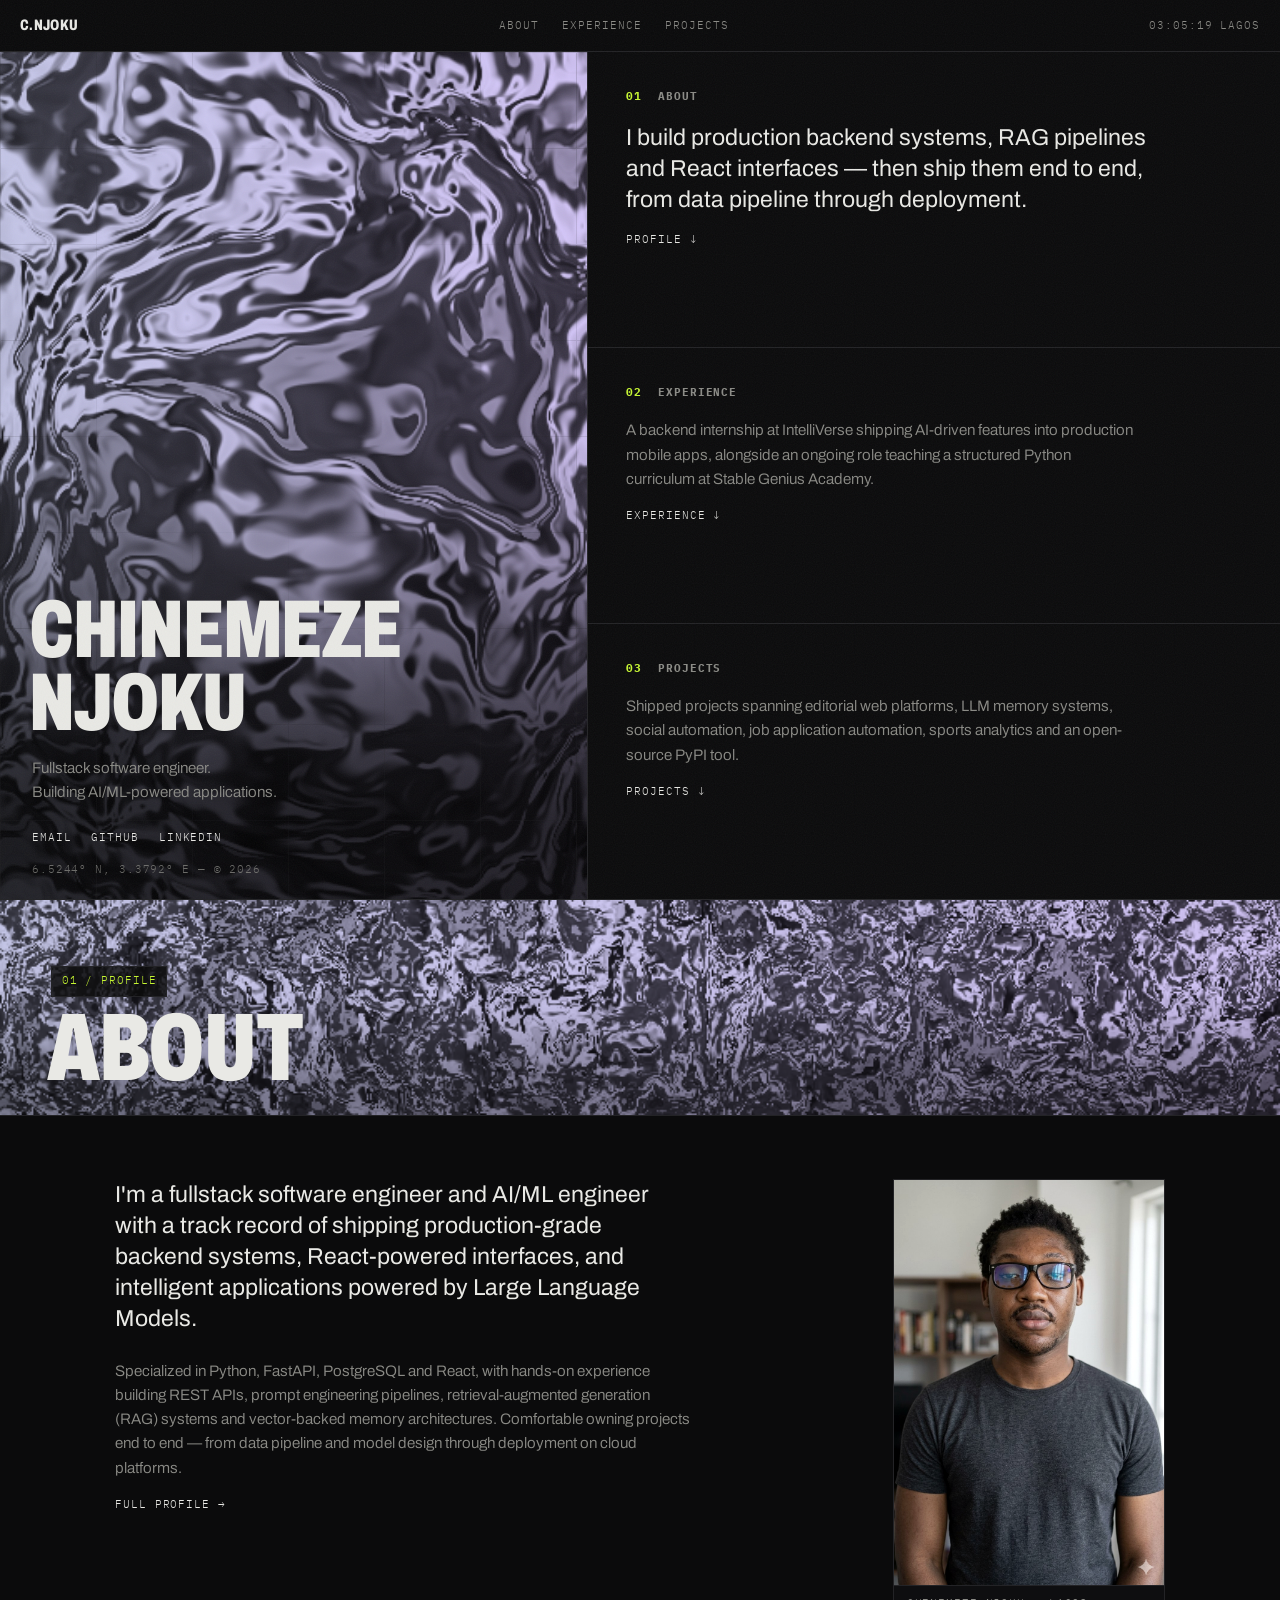
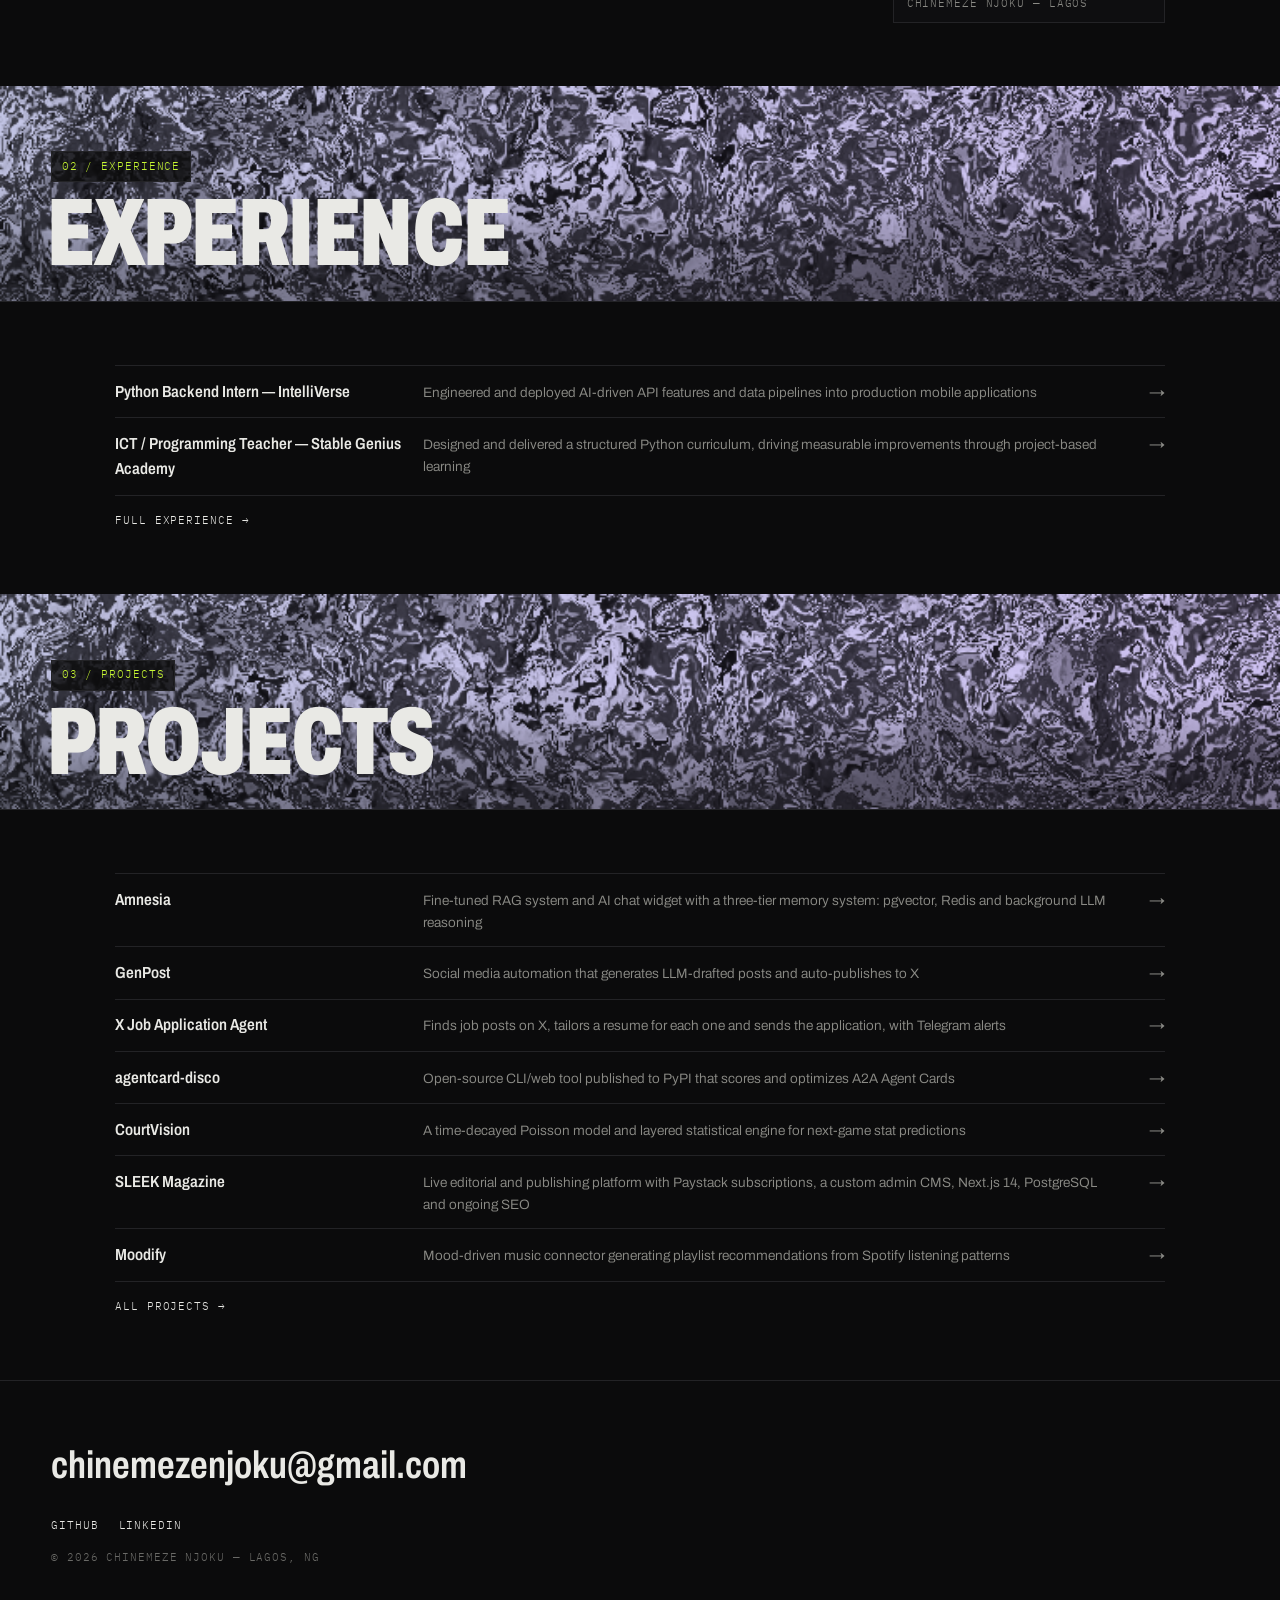
<file: index.html>
<!doctype html>
<html lang="en">

<head>
  <meta charset="utf-8">
  <meta name="viewport" content="width=device-width, initial-scale=1">
  <title>Chinemeze Njoku — Fullstack &amp; AI/ML Engineer</title>
  <meta name="description"
    content="Chinemeze Njoku — fullstack software engineer and AI/ML engineer building production backend systems and LLM-powered applications. Lagos, Nigeria.">
  <meta property="og:title" content="Chinemeze Njoku — Fullstack & AI/ML Engineer">
  <meta property="og:description" content="Production backend systems, React interfaces, and LLM-powered applications.">
  <meta property="og:type" content="website">
  <meta property="og:image" content="https://chineey.github.io/assets/img/portrait.jpg">
  <meta property="og:url" content="https://chineey.github.io/">
  <meta name="twitter:card" content="summary_large_image">
  <link rel="canonical" href="https://chineey.github.io/">
  <link rel="icon" type="image/svg+xml" href="assets/favicon.svg">
  <link rel="preconnect" href="https://fonts.googleapis.com">
  <link rel="preconnect" href="https://fonts.gstatic.com" crossorigin>
  <link
    href="https://fonts.googleapis.com/css2?family=Archivo:wdth,wght@62..125,300..900&family=IBM+Plex+Mono:wght@400;500&display=swap"
    rel="stylesheet">
  <link rel="stylesheet" href="css/style.css">
  <script type="application/ld+json">
{
  "@context": "https://schema.org",
  "@type": "Person",
  "name": "Chinemeze Njoku",
  "url": "https://chineey.github.io/",
  "image": "https://chineey.github.io/assets/img/portrait.jpg",
  "jobTitle": "Fullstack Software Engineer, AI/ML Engineer",
  "worksFor": {
    "@type": "Organization",
    "name": "Stable Genius Academy"
  },
  "knowsAbout": [
    "LLM Integration",
    "Prompt Engineering",
    "Retrieval-Augmented Generation",
    "Vector Databases",
    "Python",
    "FastAPI",
    "React",
    "PostgreSQL"
  ],
  "sameAs": [
    "https://github.com/chineey",
    "https://linkedin.com/in/chinemeze-njoku"
  ],
  "email": "mailto:chinemezenjoku@gmail.com",
  "address": {
    "@type": "PostalAddress",
    "addressLocality": "Lagos",
    "addressCountry": "NG"
  }
}
  </script>
</head>

<body>

  <header class="site-head">
    <a class="wordmark" href="#top">C.NJOKU</a>
    <nav class="site-nav mono" aria-label="Main">
      <a href="#about">About</a>
      <a href="#experience">Experience</a>
      <a href="#projects">Projects</a>
    </nav>
    <span class="head-meta mono"><span id="clock">--:--:--</span> LAGOS</span>
  </header>

  <main id="top">

    <section class="hero">
      <aside class="identity">
        <canvas class="fluid" data-vignette="1" aria-hidden="true"></canvas>
        <div class="identity-grid" aria-hidden="true"></div>
        <div class="identity-inner">
          <h1 class="name">Chinemeze<br>Njoku</h1>
          <p class="tagline">Fullstack software engineer.<br>Building AI/ML-powered applications.</p>
        </div>
        <div class="identity-foot">
          <ul class="id-links mono">
            <li><a href="mailto:chinemezenjoku@gmail.com">Email</a></li>
            <li><a href="https://github.com/chineey" target="_blank" rel="noopener">GitHub</a></li>
            <li><a href="https://linkedin.com/in/chinemeze-njoku" target="_blank" rel="noopener">LinkedIn</a></li>
          </ul>
          <p class="id-meta mono">6.5244° N, 3.3792° E — © 2026</p>
        </div>
      </aside>

      <div class="panels">
        <section class="cell">
          <h2 class="cell-label mono"><span>01</span> About</h2>
          <p class="lede">
            I build production backend systems, RAG pipelines and React
            interfaces — then ship them end to end, from data pipeline
            through deployment.
          </p>
          <a class="cell-more mono" href="#about">Profile ↓</a>
        </section>

        <section class="cell">
          <h2 class="cell-label mono"><span>02</span> Experience</h2>
          <p class="cell-note">
            A backend internship at IntelliVerse shipping AI-driven features
            into production mobile apps, alongside an ongoing role teaching
            a structured Python curriculum at Stable Genius Academy.
          </p>
          <a class="cell-more mono" href="#experience">Experience ↓</a>
        </section>

        <section class="cell">
          <h2 class="cell-label mono"><span>03</span> Projects</h2>
          <p class="cell-note">
            Shipped projects spanning editorial web platforms, LLM memory
            systems, social automation, job application automation, sports analytics and an open-source PyPI tool.
          </p>
          <a class="cell-more mono" href="#projects">Projects ↓</a>
        </section>
      </div>
    </section>

    <section class="chapter" id="about">
      <div class="banner banner-section">
        <canvas class="fluid" data-vignette="0.45" aria-hidden="true"></canvas>
        <div class="banner-inner">
          <p class="mono banner-crumb">01 / Profile</p>
          <h2 class="banner-title">About</h2>
        </div>
      </div>
      <div class="page">
        <div class="teaser reveal">
          <div class="teaser-text">
            <p class="lede">
              I'm a fullstack software engineer and AI/ML engineer with a
              track record of shipping production-grade backend systems,
              React-powered interfaces, and intelligent applications powered
              by Large Language Models.
            </p>
            <p class="teaser-note">
              Specialized in Python, FastAPI, PostgreSQL and React, with
              hands-on experience building REST APIs, prompt engineering
              pipelines, retrieval-augmented generation (RAG) systems and
              vector-backed memory architectures. Comfortable owning projects
              end to end — from data pipeline and model design through
              deployment on cloud platforms.
            </p>
            <a class="cell-more mono" href="about.html">Full profile →</a>
          </div>
          <figure class="figure teaser-figure portrait">
            <img src="assets/img/portrait.jpg" alt="Portrait of Chinemeze Njoku" loading="lazy">
            <figcaption class="mono">Chinemeze Njoku — Lagos</figcaption>
          </figure>
        </div>
      </div>
    </section>

    <section class="chapter" id="experience">
      <div class="banner banner-section">
        <canvas class="fluid" data-vignette="0.45" aria-hidden="true"></canvas>
        <div class="banner-inner">
          <p class="mono banner-crumb">02 / Experience</p>
          <h2 class="banner-title">Experience</h2>
        </div>
      </div>
      <div class="page">
        <div class="teaser teaser-solo reveal">
          <div class="teaser-text">
            <a class="row" href="work.html#intelliverse">
              <span class="row-name">Python Backend Intern — IntelliVerse</span>
              <span class="row-desc">Engineered and deployed AI-driven API features and data pipelines into production
                mobile applications</span>
              <span class="row-arrow" aria-hidden="true">→</span>
            </a>
            <a class="row" href="work.html#stable-genius">
              <span class="row-name">ICT / Programming Teacher — Stable Genius Academy</span>
              <span class="row-desc">Designed and delivered a structured Python curriculum, driving measurable
                improvements through project-based learning</span>
              <span class="row-arrow" aria-hidden="true">→</span>
            </a>
            <a class="cell-more mono" href="work.html">Full experience →</a>
          </div>
        </div>
      </div>
    </section>

    <section class="chapter" id="projects">
      <div class="banner banner-section">
        <canvas class="fluid" data-vignette="0.45" aria-hidden="true"></canvas>
        <div class="banner-inner">
          <p class="mono banner-crumb">03 / Projects</p>
          <h2 class="banner-title">Projects</h2>
        </div>
      </div>
      <div class="page">
        <div class="teaser teaser-solo reveal">
          <div class="teaser-text">
            <a class="row" href="projects.html#amnesia">
              <span class="row-name">Amnesia</span>
              <span class="row-desc">Fine-tuned RAG system and AI chat widget with a three-tier memory system: pgvector,
                Redis and background LLM reasoning</span>
              <span class="row-arrow" aria-hidden="true">→</span>
            </a>
            <a class="row" href="projects.html#genpost">
              <span class="row-name">GenPost</span>
              <span class="row-desc">Social media automation that generates LLM-drafted posts and auto-publishes to
                X</span>
              <span class="row-arrow" aria-hidden="true">→</span>
            </a>
            <a class="row" href="projects.html#job-app-agent">
              <span class="row-name">X Job Application Agent</span>
              <span class="row-desc">Finds job posts on X, tailors a resume for each one and sends the application, with
                Telegram alerts</span>
              <span class="row-arrow" aria-hidden="true">→</span>
            </a>
            <a class="row" href="projects.html#agentcard-disco">
              <span class="row-name">agentcard-disco</span>
              <span class="row-desc">Open-source CLI/web tool published to PyPI that scores and optimizes A2A Agent
                Cards</span>
              <span class="row-arrow" aria-hidden="true">→</span>
            </a>
            <a class="row" href="projects.html#courtvision">
              <span class="row-name">CourtVision</span>
              <span class="row-desc">A time-decayed Poisson model and layered statistical engine for next-game stat
                predictions</span>
              <span class="row-arrow" aria-hidden="true">→</span>
            </a>
            <a class="row" href="projects.html#sleek">
              <span class="row-name">SLEEK Magazine</span>
              <span class="row-desc">Live editorial and publishing platform with Paystack subscriptions, a custom admin
                CMS, Next.js 14, PostgreSQL and ongoing SEO</span>
              <span class="row-arrow" aria-hidden="true">→</span>
            </a>
            <a class="row" href="projects.html#moodify">
              <span class="row-name">Moodify</span>
              <span class="row-desc">Mood-driven music connector generating playlist recommendations from Spotify
                listening patterns</span>
              <span class="row-arrow" aria-hidden="true">→</span>
            </a>
            <a class="cell-more mono" href="projects.html">All projects →</a>
          </div>
        </div>
      </div>
    </section>

  </main>

  <footer class="site-foot">
    <div class="foot-contact">
      <a class="foot-mail" href="mailto:chinemezenjoku@gmail.com">chinemezenjoku@gmail.com</a>
      <ul class="id-links mono">
        <li><a href="https://github.com/chineey" target="_blank" rel="noopener">GitHub</a></li>
        <li><a href="https://linkedin.com/in/chinemeze-njoku" target="_blank" rel="noopener">LinkedIn</a></li>
      </ul>
      <p class="id-meta mono">© 2026 Chinemeze Njoku — Lagos, NG</p>
    </div>
  </footer>

  <script src="js/fluid.js"></script>
  <script src="js/main.js"></script>
  <script data-goatcounter="https://chineey.goatcounter.com/count" async src="//gc.zgo.at/count.js"></script>
</body>

</html>
</file>
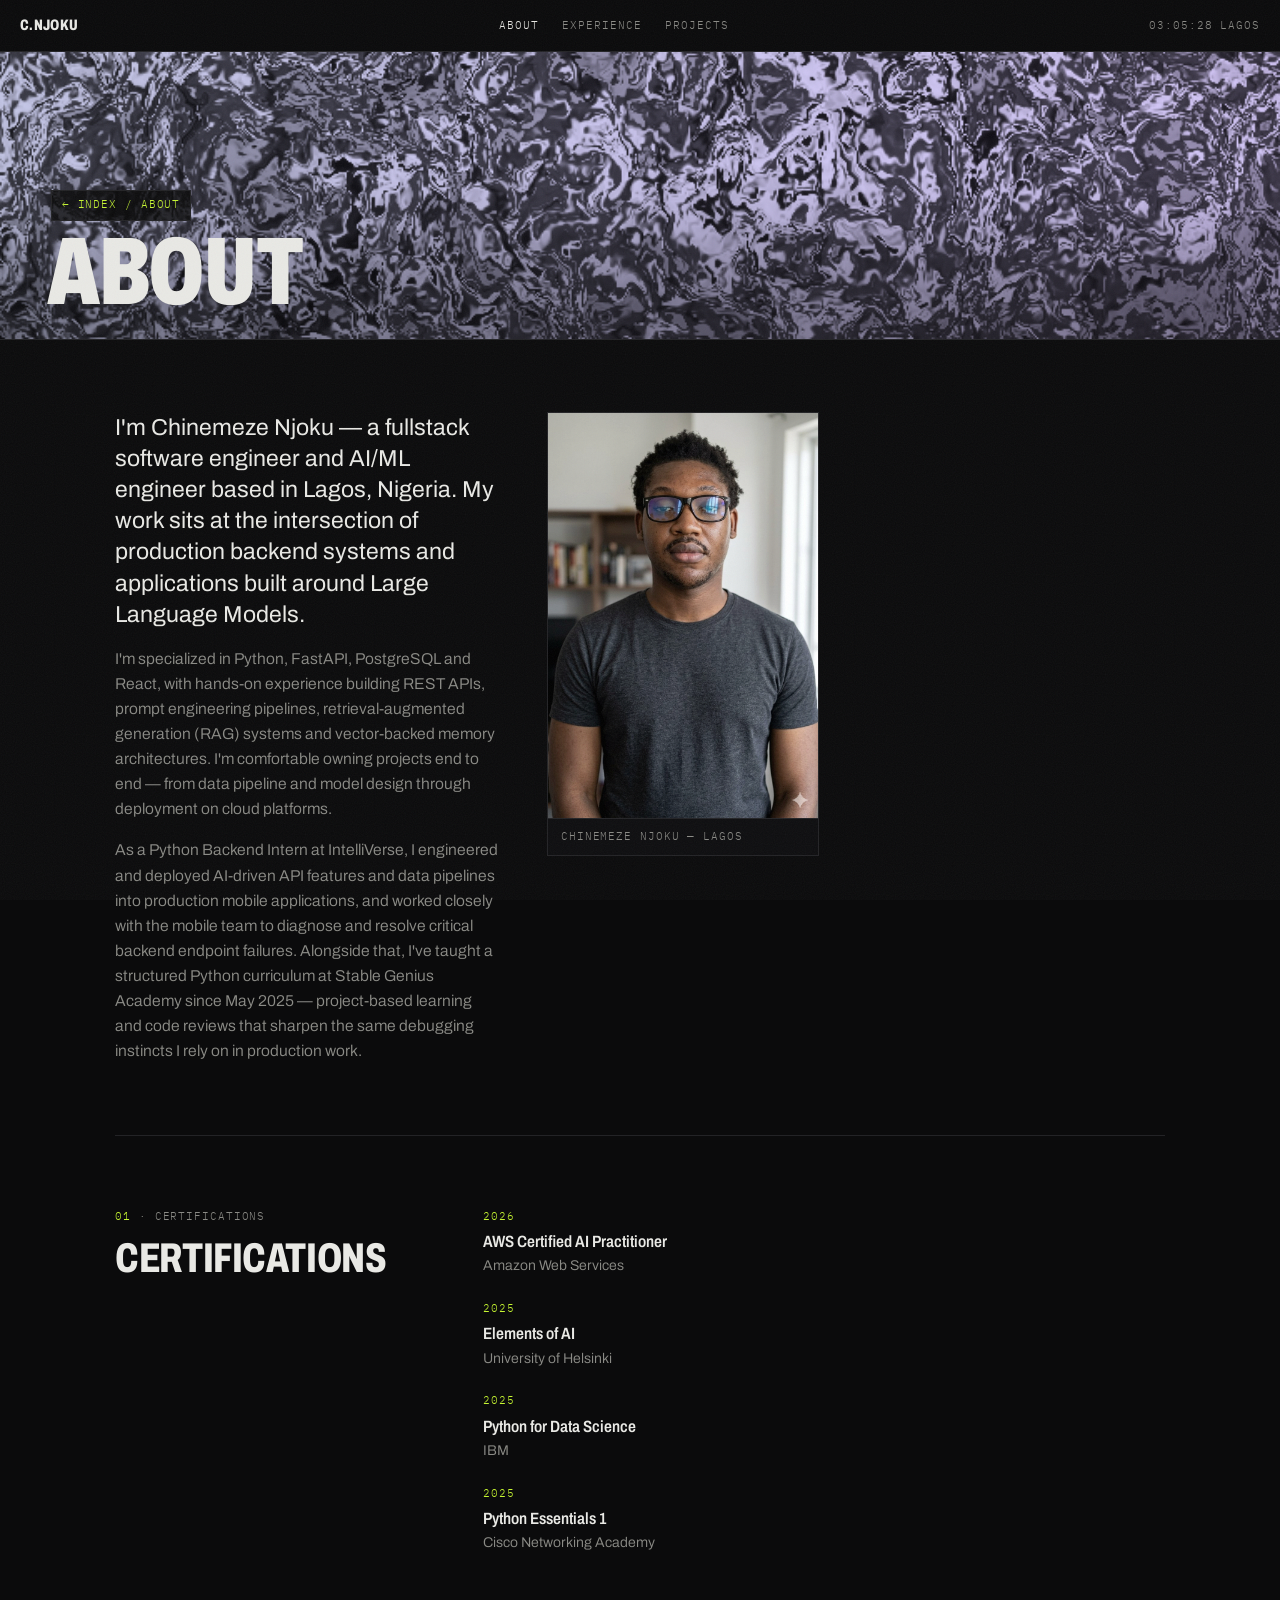
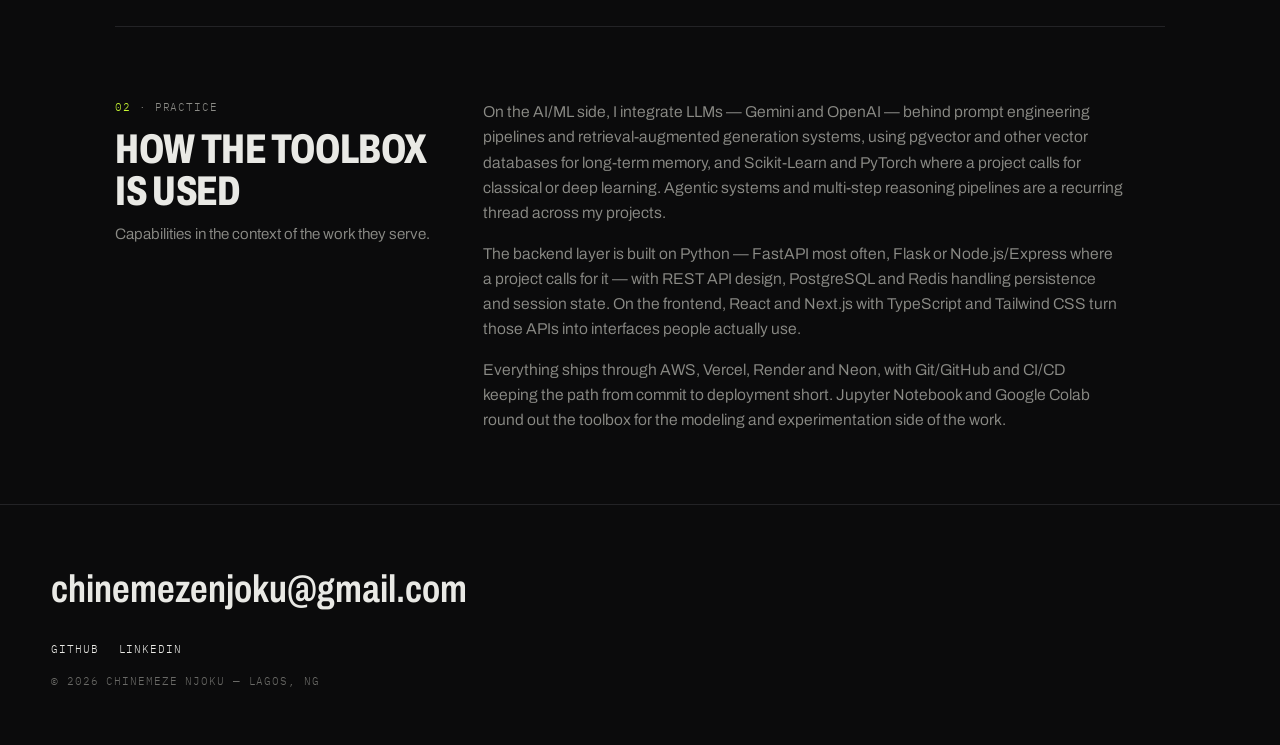
<file: about.html>
<!doctype html>
<html lang="en">

<head>
  <meta charset="utf-8">
  <meta name="viewport" content="width=device-width, initial-scale=1">
  <title>About — Chinemeze Njoku</title>
  <meta name="description"
    content="About Chinemeze Njoku — fullstack software engineer and AI/ML engineer. Background, certifications and toolbox.">
  <meta property="og:title" content="About — Chinemeze Njoku">
  <meta property="og:description"
    content="Fullstack software engineer and AI/ML engineer — background, certifications and toolbox.">
  <meta property="og:type" content="website">
  <meta property="og:image" content="https://chineey.github.io/assets/img/portrait.jpg">
  <meta property="og:url" content="https://chineey.github.io/about.html">
  <meta name="twitter:card" content="summary_large_image">
  <link rel="canonical" href="https://chineey.github.io/about.html">
  <link rel="icon" type="image/svg+xml" href="assets/favicon.svg">
  <link rel="preconnect" href="https://fonts.googleapis.com">
  <link rel="preconnect" href="https://fonts.gstatic.com" crossorigin>
  <link
    href="https://fonts.googleapis.com/css2?family=Archivo:wdth,wght@62..125,300..900&family=IBM+Plex+Mono:wght@400;500&display=swap"
    rel="stylesheet">
  <link rel="stylesheet" href="css/style.css">
</head>

<body>

  <header class="site-head">
    <a class="wordmark" href="index.html#top">C.NJOKU</a>
    <nav class="site-nav mono" aria-label="Main">
      <a href="about.html" aria-current="page">About</a>
      <a href="index.html#experience">Experience</a>
      <a href="index.html#projects">Projects</a>
    </nav>
    <span class="head-meta mono"><span id="clock">--:--:--</span> LAGOS</span>
  </header>

  <div class="banner">
    <canvas class="fluid" data-vignette="0.45" aria-hidden="true"></canvas>
    <div class="banner-inner">
      <p class="mono banner-crumb"><a class="crumb-link" href="index.html#about">← Index</a> / About</p>
      <h1 class="banner-title">About</h1>
    </div>
  </div>

  <main class="page">

    <section class="case reveal">
      <div class="about-intro case-body-solo">
        <div>
          <p class="lede">
            I'm Chinemeze Njoku — a fullstack software engineer and AI/ML
            engineer based in Lagos, Nigeria. My work sits at the
            intersection of production backend systems and applications
            built around Large Language Models.
          </p>
          <p>
            I'm specialized in Python, FastAPI, PostgreSQL and React, with
            hands-on experience building REST APIs, prompt engineering
            pipelines, retrieval-augmented generation (RAG) systems and
            vector-backed memory architectures. I'm comfortable owning
            projects end to end — from data pipeline and model design
            through deployment on cloud platforms.
          </p>
          <p>
            As a Python Backend Intern at IntelliVerse, I engineered and
            deployed AI-driven API features and data pipelines into
            production mobile applications, and worked closely with the
            mobile team to diagnose and resolve critical backend endpoint
            failures. Alongside that, I've taught a structured Python
            curriculum at Stable Genius Academy since May 2025 — project-based
            learning and code reviews that sharpen the same debugging
            instincts I rely on in production work.
          </p>
        </div>
        <figure class="figure portrait">
          <img src="assets/img/portrait.jpg" alt="Portrait of Chinemeze Njoku">
          <figcaption class="mono">Chinemeze Njoku — Lagos</figcaption>
        </figure>
      </div>
    </section>

    <section class="case reveal">
      <header class="case-head">
        <p class="case-meta mono"><span class="mono-accent">01</span> · Certifications</p>
        <h2>Certifications</h2>
      </header>
      <div class="case-body">
        <div class="entry">
          <span class="entry-when mono">2026</span>
          <h3>AWS Certified AI Practitioner</h3>
          <p>Amazon Web Services</p>
        </div>
        <div class="entry">
          <span class="entry-when mono">2025</span>
          <h3>Elements of AI</h3>
          <p>University of Helsinki</p>
        </div>
        <div class="entry">
          <span class="entry-when mono">2025</span>
          <h3>Python for Data Science</h3>
          <p>IBM</p>
        </div>
        <div class="entry">
          <span class="entry-when mono">2025</span>
          <h3>Python Essentials 1</h3>
          <p>Cisco Networking Academy</p>
        </div>
      </div>
    </section>

    <section class="case reveal">
      <header class="case-head">
        <p class="case-meta mono"><span class="mono-accent">02</span> · Practice</p>
        <h2>How the toolbox is used</h2>
        <p class="case-sub">Capabilities in the context of the work they serve.</p>
      </header>
      <div class="case-body">
        <p>
          On the AI/ML side, I integrate LLMs — Gemini and OpenAI — behind
          prompt engineering pipelines and retrieval-augmented generation
          systems, using pgvector and other vector databases for long-term
          memory, and Scikit-Learn and PyTorch where a project calls for
          classical or deep learning. Agentic systems and multi-step
          reasoning pipelines are a recurring thread across my projects.
        </p>
        <p>
          The backend layer is built on Python — FastAPI most often, Flask
          or Node.js/Express where a project calls for it — with REST API
          design, PostgreSQL and Redis handling persistence and session
          state. On the frontend, React and Next.js with TypeScript and
          Tailwind CSS turn those APIs into interfaces people actually use.
        </p>
        <p>
          Everything ships through AWS, Vercel, Render and Neon, with
          Git/GitHub and CI/CD keeping the path from commit to deployment
          short. Jupyter Notebook and Google Colab round out the toolbox for
          the modeling and experimentation side of the work.
        </p>
      </div>
    </section>

  </main>

  <footer class="site-foot">
    <div class="foot-contact">
      <a class="foot-mail" href="mailto:chinemezenjoku@gmail.com">chinemezenjoku@gmail.com</a>
      <ul class="id-links mono">
        <li><a href="https://github.com/chineey" target="_blank" rel="noopener">GitHub</a></li>
        <li><a href="https://linkedin.com/in/chinemeze-njoku" target="_blank" rel="noopener">LinkedIn</a></li>
      </ul>
      <p class="id-meta mono">© 2026 Chinemeze Njoku — Lagos, NG</p>
    </div>
  </footer>

  <script src="js/fluid.js"></script>
  <script src="js/main.js"></script>
</body>

</html>
</file>
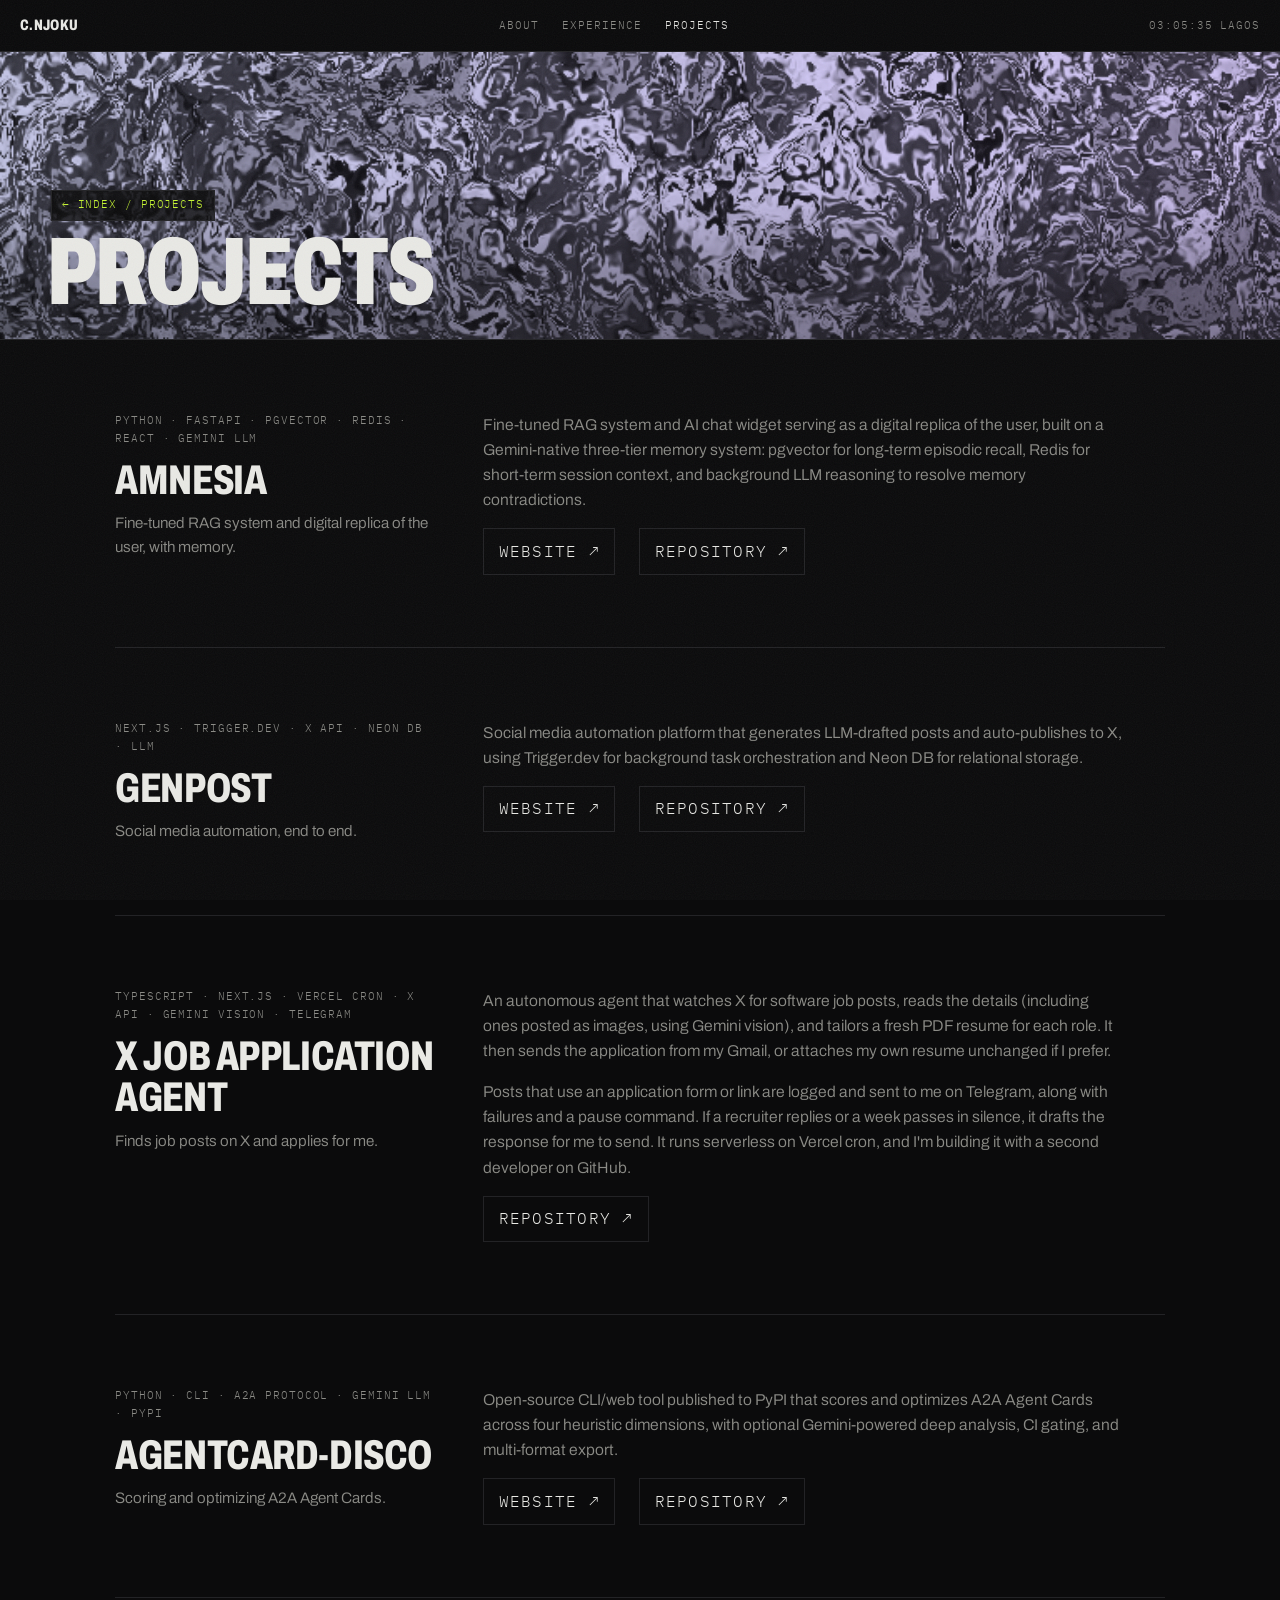
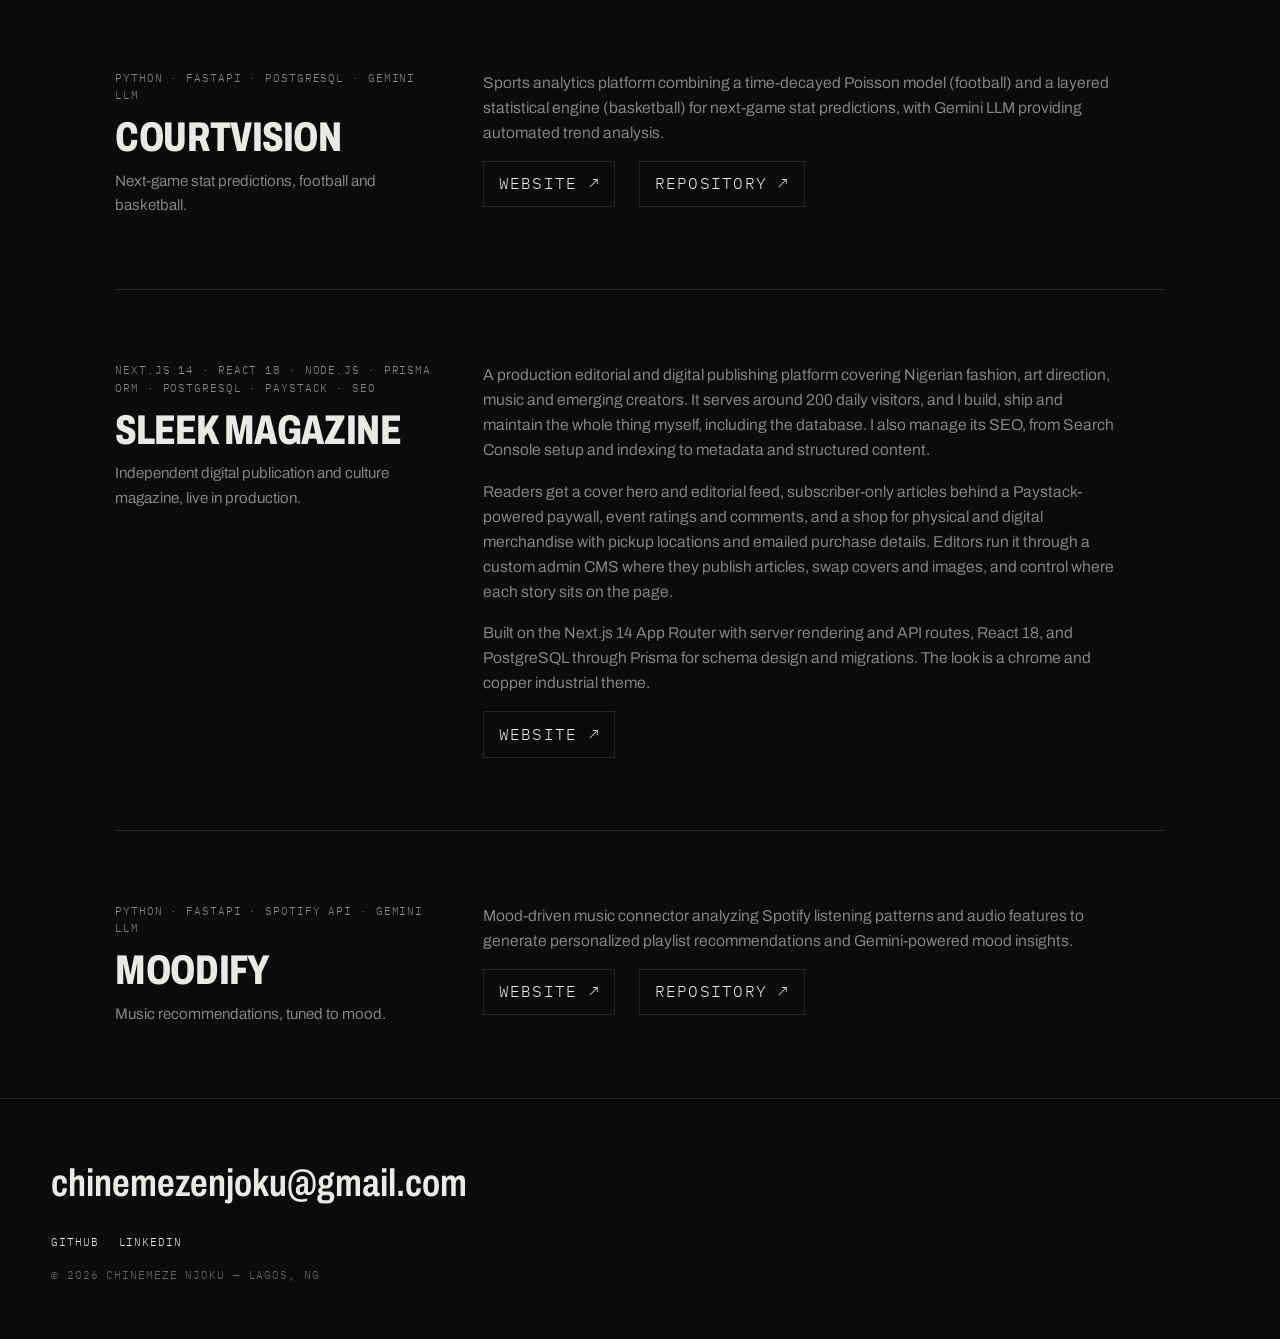
<file: projects.html>
<!doctype html>
<html lang="en">

<head>
  <meta charset="utf-8">
  <meta name="viewport" content="width=device-width, initial-scale=1">
  <title>Projects — Chinemeze Njoku</title>
  <meta name="description"
    content="Projects: Amnesia, GenPost, X Job Application Agent, agentcard-disco, CourtVision, SLEEK Magazine, and Moodify.">
  <meta property="og:title" content="Projects — Chinemeze Njoku">
  <meta property="og:description"
    content="Fine-tuned RAG systems, full-stack platforms, social automation, sports analytics, and open-source tooling.">
  <meta property="og:type" content="website">
  <meta property="og:image" content="https://chineey.github.io/assets/img/portrait.jpg">
  <meta property="og:url" content="https://chineey.github.io/projects.html">
  <meta name="twitter:card" content="summary_large_image">
  <link rel="canonical" href="https://chineey.github.io/projects.html">
  <link rel="icon" type="image/svg+xml" href="assets/favicon.svg">
  <link rel="preconnect" href="https://fonts.googleapis.com">
  <link rel="preconnect" href="https://fonts.gstatic.com" crossorigin>
  <link
    href="https://fonts.googleapis.com/css2?family=Archivo:wdth,wght@62..125,300..900&family=IBM+Plex+Mono:wght@400;500&display=swap"
    rel="stylesheet">
  <link rel="stylesheet" href="css/style.css">
</head>

<body>

  <header class="site-head">
    <a class="wordmark" href="index.html#top">C.NJOKU</a>
    <nav class="site-nav mono" aria-label="Main">
      <a href="index.html#about">About</a>
      <a href="index.html#experience">Experience</a>
      <a href="projects.html" aria-current="page">Projects</a>
    </nav>
    <span class="head-meta mono"><span id="clock">--:--:--</span> LAGOS</span>
  </header>

  <div class="banner">
    <canvas class="fluid" data-vignette="0.45" aria-hidden="true"></canvas>
    <div class="banner-inner">
      <p class="mono banner-crumb"><a class="crumb-link" href="index.html#projects">← Index</a> / Projects</p>
      <h1 class="banner-title">Projects</h1>
    </div>
  </div>

  <main class="page">

    <article class="case reveal" id="amnesia">
      <header class="case-head">
        <p class="case-meta mono">Python · FastAPI · pgvector · Redis · React · Gemini LLM</p>
        <h2>Amnesia</h2>
        <p class="case-sub">Fine-tuned RAG system and digital replica of the user, with memory.</p>
      </header>
      <div class="case-body">
        <p>
          Fine-tuned RAG system and AI chat widget serving as a digital replica of the user, built on a
          Gemini-native three-tier memory system: pgvector for long-term
          episodic recall, Redis for short-term session context, and
          background LLM reasoning to resolve memory contradictions.
        </p>
        <p class="case-links mono">
          <a href="https://amnesia-io.onrender.com" target="_blank" rel="noopener">Website ↗</a>
          <a href="https://github.com/chineey/amnesia.io" target="_blank" rel="noopener">Repository ↗</a>
        </p>
      </div>
    </article>

    <article class="case reveal" id="genpost">
      <header class="case-head">
        <p class="case-meta mono">Next.js · Trigger.dev · X API · Neon DB · LLM</p>
        <h2>GenPost</h2>
        <p class="case-sub">Social media automation, end to end.</p>
      </header>
      <div class="case-body">
        <p>
          Social media automation platform that generates LLM-drafted posts
          and auto-publishes to X, using Trigger.dev for background task
          orchestration and Neon DB for relational storage.
        </p>
        <p class="case-links mono">
          <a href="https://genpost-lake.vercel.app" target="_blank" rel="noopener">Website ↗</a>
          <a href="https://github.com/chineey/genpost_automation" target="_blank" rel="noopener">Repository ↗</a>
        </p>
      </div>
    </article>

    <article class="case reveal" id="job-app-agent">
      <header class="case-head">
        <p class="case-meta mono">TypeScript · Next.js · Vercel Cron · X API · Gemini Vision · Telegram</p>
        <h2>X Job Application Agent</h2>
        <p class="case-sub">Finds job posts on X and applies for me.</p>
      </header>
      <div class="case-body">
        <p>
          An autonomous agent that watches X for software job posts, reads
          the details (including ones posted as images, using Gemini
          vision), and tailors a fresh PDF resume for each role. It then
          sends the application from my Gmail, or attaches my own resume
          unchanged if I prefer.
        </p>
        <p>
          Posts that use an application form or link are logged and sent to
          me on Telegram, along with failures and a pause command. If a
          recruiter replies or a week passes in silence, it drafts the
          response for me to send. It runs serverless on Vercel cron, and
          I'm building it with a second developer on GitHub.
        </p>
        <p class="case-links mono">
          <a href="https://github.com/chineey/job-app-agent" target="_blank" rel="noopener">Repository ↗</a>
        </p>
      </div>
    </article>

    <article class="case reveal" id="agentcard-disco">
      <header class="case-head">
        <p class="case-meta mono">Python · CLI · A2A Protocol · Gemini LLM · PyPI</p>
        <h2>agentcard-disco</h2>
        <p class="case-sub">Scoring and optimizing A2A Agent Cards.</p>
      </header>
      <div class="case-body">
        <p>
          Open-source CLI/web tool published to PyPI that scores and
          optimizes A2A Agent Cards across four heuristic dimensions, with
          optional Gemini-powered deep analysis, CI gating, and multi-format
          export.
        </p>
        <p class="case-links mono">
          <a href="https://agentcard-disco-web.onrender.com" target="_blank" rel="noopener">Website ↗</a>
          <a href="https://github.com/chineey/agentcard-disco" target="_blank" rel="noopener">Repository ↗</a>
        </p>
      </div>
    </article>

    <article class="case reveal" id="courtvision">
      <header class="case-head">
        <p class="case-meta mono">Python · FastAPI · PostgreSQL · Gemini LLM</p>
        <h2>CourtVision</h2>
        <p class="case-sub">Next-game stat predictions, football and basketball.</p>
      </header>
      <div class="case-body">
        <p>
          Sports analytics platform combining a time-decayed Poisson model
          (football) and a layered statistical engine (basketball) for
          next-game stat predictions, with Gemini LLM providing automated
          trend analysis.
        </p>
        <p class="case-links mono">
          <a href="https://nba-frontend-u6ac.onrender.com" target="_blank" rel="noopener">Website ↗</a>
          <a href="https://github.com/chineey/NBA_AI" target="_blank" rel="noopener">Repository ↗</a>
        </p>
      </div>
    </article>

    <article class="case reveal" id="sleek">
      <header class="case-head">
        <p class="case-meta mono">Next.js 14 · React 18 · Node.js · Prisma ORM · PostgreSQL · Paystack · SEO</p>
        <h2>SLEEK Magazine</h2>
        <p class="case-sub">Independent digital publication and culture magazine, live in production.</p>
      </header>
      <div class="case-body">
        <p>
          A production editorial and digital publishing platform covering
          Nigerian fashion, art direction, music and emerging creators. It
          serves around 200 daily visitors, and I build, ship and maintain
          the whole thing myself, including the database. I also manage its
          SEO, from Search Console setup and indexing to metadata and
          structured content.
        </p>
        <p>
          Readers get a cover hero and editorial feed, subscriber-only
          articles behind a Paystack-powered paywall, event ratings and
          comments, and a shop for physical and digital merchandise with
          pickup locations and emailed purchase details. Editors run it
          through a custom admin CMS where they publish articles, swap
          covers and images, and control where each story sits on the page.
        </p>
        <p>
          Built on the Next.js 14 App Router with server rendering and API
          routes, React 18, and PostgreSQL through Prisma for schema design
          and migrations. The look is a chrome and copper industrial theme.
        </p>
        <p class="case-links mono">
          <a href="https://sleekmagazine.ng" target="_blank" rel="noopener">Website ↗</a>
        </p>
      </div>
    </article>

    <article class="case reveal" id="moodify">
      <header class="case-head">
        <p class="case-meta mono">Python · FastAPI · Spotify API · Gemini LLM</p>
        <h2>Moodify</h2>
        <p class="case-sub">Music recommendations, tuned to mood.</p>
      </header>
      <div class="case-body">
        <p>
          Mood-driven music connector analyzing Spotify listening patterns
          and audio features to generate personalized playlist
          recommendations and Gemini-powered mood insights.
        </p>
        <p class="case-links mono">
          <a href="https://moodify-ui.onrender.com" target="_blank" rel="noopener">Website ↗</a>
          <a href="https://github.com/chineey/spotify_mood_connector" target="_blank" rel="noopener">Repository ↗</a>
        </p>
      </div>
    </article>

  </main>

  <footer class="site-foot">
    <div class="foot-contact">
      <a class="foot-mail" href="mailto:chinemezenjoku@gmail.com">chinemezenjoku@gmail.com</a>
      <ul class="id-links mono">
        <li><a href="https://github.com/chineey" target="_blank" rel="noopener">GitHub</a></li>
        <li><a href="https://linkedin.com/in/chinemeze-njoku" target="_blank" rel="noopener">LinkedIn</a></li>
      </ul>
      <p class="id-meta mono">© 2026 Chinemeze Njoku — Lagos, NG</p>
    </div>
  </footer>

  <script src="js/fluid.js"></script>
  <script src="js/main.js"></script>
</body>

</html>
</file>
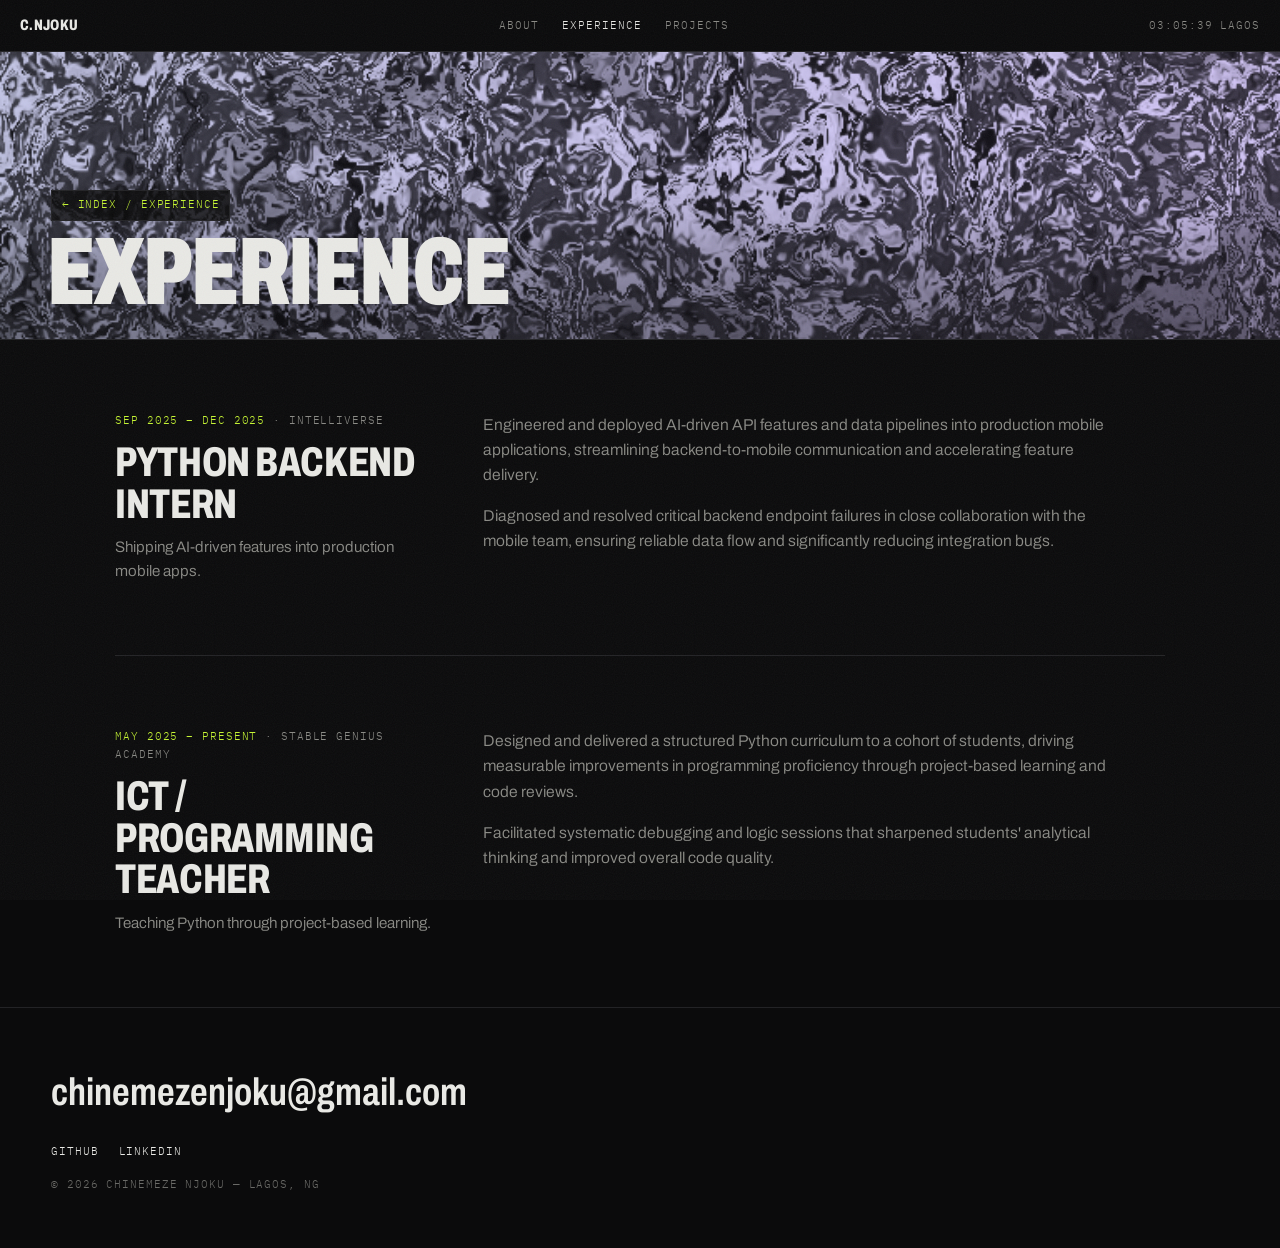
<file: work.html>
<!doctype html>
<html lang="en">

<head>
  <meta charset="utf-8">
  <meta name="viewport" content="width=device-width, initial-scale=1">
  <title>Experience — Chinemeze Njoku</title>
  <meta name="description"
    content="Work experience: Python Backend Intern at IntelliVerse, and ICT / Programming Teacher at Stable Genius Academy.">
  <meta property="og:title" content="Experience — Chinemeze Njoku">
  <meta property="og:description"
    content="Python Backend Intern at IntelliVerse, and ICT / Programming Teacher at Stable Genius Academy.">
  <meta property="og:type" content="website">
  <meta property="og:image" content="https://chineey.github.io/assets/img/portrait.jpg">
  <meta property="og:url" content="https://chineey.github.io/work.html">
  <meta name="twitter:card" content="summary_large_image">
  <link rel="canonical" href="https://chineey.github.io/work.html">
  <link rel="icon" type="image/svg+xml" href="assets/favicon.svg">
  <link rel="preconnect" href="https://fonts.googleapis.com">
  <link rel="preconnect" href="https://fonts.gstatic.com" crossorigin>
  <link
    href="https://fonts.googleapis.com/css2?family=Archivo:wdth,wght@62..125,300..900&family=IBM+Plex+Mono:wght@400;500&display=swap"
    rel="stylesheet">
  <link rel="stylesheet" href="css/style.css">
</head>

<body>

  <header class="site-head">
    <a class="wordmark" href="index.html#top">C.NJOKU</a>
    <nav class="site-nav mono" aria-label="Main">
      <a href="index.html#about">About</a>
      <a href="work.html" aria-current="page">Experience</a>
      <a href="index.html#projects">Projects</a>
    </nav>
    <span class="head-meta mono"><span id="clock">--:--:--</span> LAGOS</span>
  </header>

  <div class="banner">
    <canvas class="fluid" data-vignette="0.45" aria-hidden="true"></canvas>
    <div class="banner-inner">
      <p class="mono banner-crumb"><a class="crumb-link" href="index.html#experience">← Index</a> / Experience</p>
      <h1 class="banner-title">Experience</h1>
    </div>
  </div>

  <main class="page">

    <article class="case reveal" id="intelliverse">
      <header class="case-head">
        <p class="case-meta mono"><span class="mono-accent">Sep 2025 – Dec 2025</span> · IntelliVerse</p>
        <h2>Python Backend Intern</h2>
        <p class="case-sub">Shipping AI-driven features into production mobile apps.</p>
      </header>
      <div class="case-body">
        <p>
          Engineered and deployed AI-driven API features and data pipelines
          into production mobile applications, streamlining backend-to-mobile
          communication and accelerating feature delivery.
        </p>
        <p>
          Diagnosed and resolved critical backend endpoint failures in close
          collaboration with the mobile team, ensuring reliable data flow and
          significantly reducing integration bugs.
        </p>
      </div>
    </article>

    <article class="case reveal" id="stable-genius">
      <header class="case-head">
        <p class="case-meta mono"><span class="mono-accent">May 2025 – Present</span> · Stable Genius Academy</p>
        <h2>ICT / Programming Teacher</h2>
        <p class="case-sub">Teaching Python through project-based learning.</p>
      </header>
      <div class="case-body">
        <p>
          Designed and delivered a structured Python curriculum to a cohort
          of students, driving measurable improvements in programming
          proficiency through project-based learning and code reviews.
        </p>
        <p>
          Facilitated systematic debugging and logic sessions that sharpened
          students' analytical thinking and improved overall code quality.
        </p>
      </div>
    </article>

  </main>

  <footer class="site-foot">
    <div class="foot-contact">
      <a class="foot-mail" href="mailto:chinemezenjoku@gmail.com">chinemezenjoku@gmail.com</a>
      <ul class="id-links mono">
        <li><a href="https://github.com/chineey" target="_blank" rel="noopener">GitHub</a></li>
        <li><a href="https://linkedin.com/in/chinemeze-njoku" target="_blank" rel="noopener">LinkedIn</a></li>
      </ul>
      <p class="id-meta mono">© 2026 Chinemeze Njoku — Lagos, NG</p>
    </div>
  </footer>

  <script src="js/fluid.js"></script>
  <script src="js/main.js"></script>
</body>

</html>
</file>
<file: css/style.css>
:root {
  --bg: #0b0b0c;
  --bg-cell: #0e0e10;
  --ink: #e9e9e5;
  --ink-dim: #8b8b86;
  --line: #232326;
  --accent: #c6f632;
  --font-sans: "Archivo", system-ui, -apple-system, sans-serif;
  --font-mono: "IBM Plex Mono", ui-monospace, "SF Mono", monospace;
  --head-h: 3.25rem;
  --pad-x: clamp(1.25rem, 4vw, 4rem);
}

* { box-sizing: border-box; margin: 0; padding: 0; }

html {
  scroll-behavior: smooth;
  scroll-padding-top: calc(3.25rem + 1px);
}

body {
  background: var(--bg);
  color: var(--ink);
  font-family: var(--font-sans);
  font-weight: 350;
  line-height: 1.6;
  -webkit-font-smoothing: antialiased;
}

/* film-grain wash over everything */
body::after {
  content: "";
  position: fixed;
  inset: 0;
  pointer-events: none;
  z-index: 50;
  opacity: 0.05;
  background-image: url("data:image/svg+xml,%3Csvg xmlns='http://www.w3.org/2000/svg' width='160' height='160'%3E%3Cfilter id='n'%3E%3CfeTurbulence type='fractalNoise' baseFrequency='0.9' numOctaves='2'/%3E%3C/filter%3E%3Crect width='100%25' height='100%25' filter='url(%23n)'/%3E%3C/svg%3E");
}

.mono {
  font-family: var(--font-mono);
  font-size: 0.7rem;
  letter-spacing: 0.08em;
  text-transform: uppercase;
  color: var(--ink-dim);
}

.mono-accent { color: var(--accent); }

a { color: inherit; text-decoration: none; }

::selection { background: var(--accent); color: #0b0b0c; }

/* ---------- header ---------- */

.site-head {
  height: var(--head-h);
  display: flex;
  align-items: center;
  justify-content: space-between;
  gap: 2rem;
  padding: 0 1.25rem;
  border-bottom: 1px solid var(--line);
  position: sticky;
  top: 0;
  z-index: 40;
  background: color-mix(in srgb, var(--bg) 85%, transparent);
  backdrop-filter: blur(12px);
}

.wordmark {
  font-weight: 800;
  font-stretch: 72%;
  font-size: 0.95rem;
  letter-spacing: 0.02em;
}

.site-nav { display: flex; gap: 1.5rem; }

.site-nav a { transition: color 160ms ease; }
.site-nav a:hover { color: var(--accent); }
.site-nav a[aria-current="page"] { color: var(--ink); }

/* ---------- shader canvas (identity panel + page banners) ---------- */

canvas.fluid {
  position: absolute;
  inset: 0;
  width: 100%;
  height: 100%;
  display: block;
}

.no-gl canvas.fluid {
  background:
    radial-gradient(120% 90% at 20% 10%, #3b3b8f 0%, transparent 55%),
    radial-gradient(100% 80% at 85% 80%, #7a3bd6 0%, transparent 50%),
    var(--bg);
}

/* ---------- hero: identity panel + section index ---------- */

.hero {
  display: grid;
  grid-template-columns: minmax(21rem, 1.7fr) 2fr;
  min-height: calc(100svh - var(--head-h));
  border-bottom: 1px solid var(--line);
}

.identity {
  position: relative;
  overflow: hidden;
  display: flex;
  flex-direction: column;
  justify-content: flex-end;
  border-right: 1px solid var(--line);
  min-height: 24rem;
}

.identity-grid {
  position: absolute;
  inset: 0;
  pointer-events: none;
  background-image:
    linear-gradient(to right, var(--line) 1px, transparent 1px),
    linear-gradient(to bottom, var(--line) 1px, transparent 1px);
  background-size: 6rem 6rem;
  opacity: 0.3;
  mask-image: radial-gradient(90% 80% at 50% 35%, transparent 25%, black 100%);
}

.identity-inner {
  position: relative;
  z-index: 2;
  padding: 0 clamp(1.25rem, 2.5vw, 2.5rem);
}

.name {
  font-size: clamp(2.8rem, 6.4vw, 5.6rem);
  font-weight: 850;
  font-stretch: 68%;
  line-height: 0.9;
  letter-spacing: -0.015em;
  text-transform: uppercase;
  margin-left: -0.04em;
}

.tagline {
  margin-top: 1rem;
  color: var(--ink-dim);
  font-size: 0.95rem;
  max-width: 24rem;
}

.identity-foot {
  position: relative;
  z-index: 2;
  padding: 1.5rem clamp(1.25rem, 2.5vw, 2.5rem) 1.25rem;
}

.id-links {
  list-style: none;
  display: flex;
  flex-wrap: wrap;
  gap: 0.4rem 1.25rem;
  margin-bottom: 0.9rem;
}

.id-links a { color: var(--ink); transition: color 160ms ease; }
.id-links a:hover { color: var(--accent); }

.id-meta { opacity: 0.75; }

.panels {
  display: flex;
  flex-direction: column;
}

.cell {
  padding: clamp(1.5rem, 4vh, 3rem) clamp(1.5rem, 3vw, 3rem);
  border-bottom: 1px solid var(--line);
  flex: 1 0 auto;
}

.cell:last-child { border-bottom: 0; }

.cell-label { margin-bottom: 1rem; }

.cell-label span { color: var(--accent); margin-right: 0.5rem; }

.lede {
  font-size: clamp(1.15rem, 1.8vw, 1.6rem);
  font-weight: 400;
  line-height: 1.35;
  max-width: 34rem;
}

.cell-note {
  color: var(--ink-dim);
  font-size: 0.95rem;
  max-width: 32rem;
}

.cell-more {
  display: inline-block;
  margin-top: 1rem;
  color: var(--ink);
  transition: color 160ms ease;
}

.cell-more:hover { color: var(--accent); }

/* selected rows on the home page */

.row {
  display: grid;
  grid-template-columns: minmax(0, 18rem) minmax(0, 1fr) 1.5rem;
  align-items: baseline;
  gap: 1.25rem;
  padding: 0.8rem 0;
  border-bottom: 1px solid var(--line);
  transition: padding-left 180ms ease;
}

.row:first-of-type { border-top: 1px solid var(--line); }

.row:hover { padding-left: 0.5rem; }
.row:hover .row-name { color: var(--accent); }

.row-name {
  font-weight: 600;
  font-stretch: 82%;
  font-size: 1rem;
  transition: color 160ms ease;
}

.row-desc { color: var(--ink-dim); font-size: 0.85rem; }

.row-arrow { color: var(--ink-dim); text-align: right; }

/* ---------- subpages: banner ---------- */

.banner {
  position: relative;
  height: clamp(13rem, 32vh, 19rem);
  overflow: hidden;
  display: flex;
  align-items: flex-end;
  border-bottom: 1px solid var(--line);
}

.banner-inner {
  position: relative;
  z-index: 2;
  padding: 0 var(--pad-x) 1.5rem;
}

.banner-crumb {
  display: inline-block;
  color: var(--accent);
  margin-bottom: 0.5rem;
  padding: 0.35rem 0.6rem;
  background: rgba(11, 11, 12, 0.82);
  border: 1px solid var(--line);
}

.crumb-link { transition: color 160ms ease; }
.crumb-link:hover { color: var(--ink); }

.banner-title {
  font-size: clamp(3rem, 9vw, 6rem);
  font-weight: 850;
  font-stretch: 68%;
  line-height: 0.9;
  text-transform: uppercase;
  letter-spacing: -0.015em;
  margin-left: -0.04em;
}

.banner-section {
  height: clamp(10rem, 24vh, 14rem);
}

/* main page: chapter teasers */

.teaser {
  display: grid;
  grid-template-columns: minmax(0, 1fr) minmax(15rem, 22rem);
  gap: 3rem;
  align-items: start;
  padding: clamp(2.5rem, 7vh, 4.5rem) 0;
}

.teaser-solo { grid-template-columns: 1fr; }

.teaser-text .lede { margin-bottom: 1.5rem; }

.teaser-note {
  color: var(--ink-dim);
  font-size: 0.95rem;
  max-width: 36rem;
}

.teaser-figure.portrait { max-width: 17rem; justify-self: end; }

.strip-label { margin-bottom: 1rem; }

.chapter .partners { margin-bottom: clamp(2.5rem, 7vh, 4.5rem); }

/* ---------- subpages: content ---------- */

.page {
  max-width: 72rem;
  margin: 0 auto;
  padding: 0 var(--pad-x);
}

.case {
  padding: clamp(3rem, 8vh, 5rem) 0;
  border-bottom: 1px solid var(--line);
  display: grid;
  grid-template-columns: minmax(0, 20rem) minmax(0, 1fr);
  gap: 2rem 3rem;
}

.case:last-child { border-bottom: 0; }

.case-head { position: sticky; top: calc(var(--head-h) + 1.5rem); align-self: start; }

.case-meta { margin-bottom: 0.75rem; }

.case-head h2 {
  font-size: clamp(1.7rem, 3.5vw, 2.6rem);
  font-weight: 780;
  font-stretch: 72%;
  text-transform: uppercase;
  line-height: 1;
  letter-spacing: -0.01em;
}

.case-sub {
  margin-top: 0.6rem;
  color: var(--ink-dim);
  font-size: 0.95rem;
}

.case-body { max-width: 40rem; }

.case-body p + p { margin-top: 1rem; }

.case-body p {
  color: var(--ink-dim);
  font-size: 0.98rem;
}

.case-body .lede { color: var(--ink); margin-bottom: 1rem; }

.case-body-solo { grid-column: 1 / -1; max-width: 44rem; }

.case-body-solo p {
  color: var(--ink-dim);
  font-size: 0.98rem;
}

.case-body-solo p + p { margin-top: 1rem; }

.case-body-solo .lede {
  color: var(--ink);
  font-size: clamp(1.15rem, 1.8vw, 1.6rem);
  margin-bottom: 1rem;
}

.inline-link {
  color: var(--ink);
  border-bottom: 1px solid var(--accent);
  transition: color 160ms ease;
}

.inline-link:hover { color: var(--accent); }

.case-links {
  margin-top: 1.5rem;
  display: flex;
  flex-wrap: wrap;
  gap: 1.5rem;
}

.case-links a {
  color: var(--ink);
  padding: 0.6rem 0.9rem;
  border: 1px solid var(--line);
  transition: border-color 160ms ease, color 160ms ease;
}

.case-links a:hover { border-color: var(--accent); color: var(--accent); }

/* tags (tech-stack pills) */

.tags {
  display: flex;
  flex-wrap: wrap;
  gap: 0.5rem;
  margin-top: 0.75rem;
}

.tags span {
  font-family: var(--font-mono);
  font-size: 0.68rem;
  letter-spacing: 0.06em;
  text-transform: uppercase;
  color: var(--accent);
  border: 1px solid var(--line);
  padding: 0.3rem 0.55rem;
}

/* figures */

.figure {
  border: 1px solid var(--line);
  background: var(--bg-cell);
  margin: 0;
}

.figure img {
  width: 100%;
  display: block;
  filter: grayscale(0.15) contrast(1.03);
  transition: filter 350ms ease;
}

.figure:hover img { filter: none; }

.figure figcaption {
  padding: 0.55rem 0.8rem;
  border-top: 1px solid var(--line);
}

/* about: portrait beside the bio */

.about-intro {
  display: grid;
  grid-template-columns: minmax(0, 1fr) minmax(13rem, 17rem);
  gap: 3rem;
  align-items: start;
}

/* entries (certifications) */

.entry { margin-bottom: 1.4rem; }
.entry:last-of-type { margin-bottom: 0; }

.entry-when {
  display: block;
  color: var(--accent);
  margin-bottom: 0.2rem;
}

.entry h3 {
  font-size: 1.02rem;
  font-weight: 600;
  font-stretch: 82%;
  max-width: 34rem;
}

.entry p { color: var(--ink-dim); font-size: 0.88rem; }

/* scroll reveal */

.reveal {
  opacity: 0;
  transform: translateY(20px);
  transition: opacity 650ms ease, transform 650ms ease;
}

.reveal.is-visible { opacity: 1; transform: none; }

/* home cells animate in on load */

.hero .cell {
  opacity: 0;
  transform: translateY(14px);
  animation: cell-in 600ms ease forwards;
}

.hero .cell:nth-child(2) { animation-delay: 120ms; }
.hero .cell:nth-child(3) { animation-delay: 240ms; }

@keyframes cell-in {
  to { opacity: 1; transform: none; }
}

/* ---------- footer ---------- */

.site-foot {
  border-top: 1px solid var(--line);
}

.foot-contact {
  padding: clamp(2rem, 6vh, 3.5rem) var(--pad-x);
}

.foot-mail {
  display: inline-block;
  font-size: clamp(1.4rem, 3.5vw, 2.4rem);
  font-weight: 650;
  font-stretch: 75%;
  margin-bottom: 1.25rem;
  transition: color 160ms ease;
}

.foot-mail:hover { color: var(--accent); }

/* ---------- narrow screens ---------- */

@media (max-width: 980px) {
  .hero { grid-template-columns: 1fr; }

  .identity {
    min-height: 72svh;
    border-right: 0;
    border-bottom: 1px solid var(--line);
  }

  .case { grid-template-columns: 1fr; gap: 1.25rem; }

  .case-head { position: static; }

  .about-intro { grid-template-columns: 1fr; }
  .about-intro .portrait { max-width: 20rem; }

  .teaser { grid-template-columns: 1fr; gap: 2rem; }
  .teaser-figure.portrait { justify-self: start; }

  .head-meta { display: none; }
}

@media (max-width: 560px) {
  .row { grid-template-columns: minmax(0, 1fr) 1.5rem; }
  .row-name { grid-column: 1; grid-row: 1; }
  .row-arrow { grid-column: 2; grid-row: 1; }
  .row-desc { grid-column: 1 / -1; grid-row: 2; }
}

@media (prefers-reduced-motion: reduce) {
  html { scroll-behavior: auto; }
  .hero .cell { animation: none; opacity: 1; transform: none; }
  .reveal { opacity: 1; transform: none; transition: none; }
}
</file>
